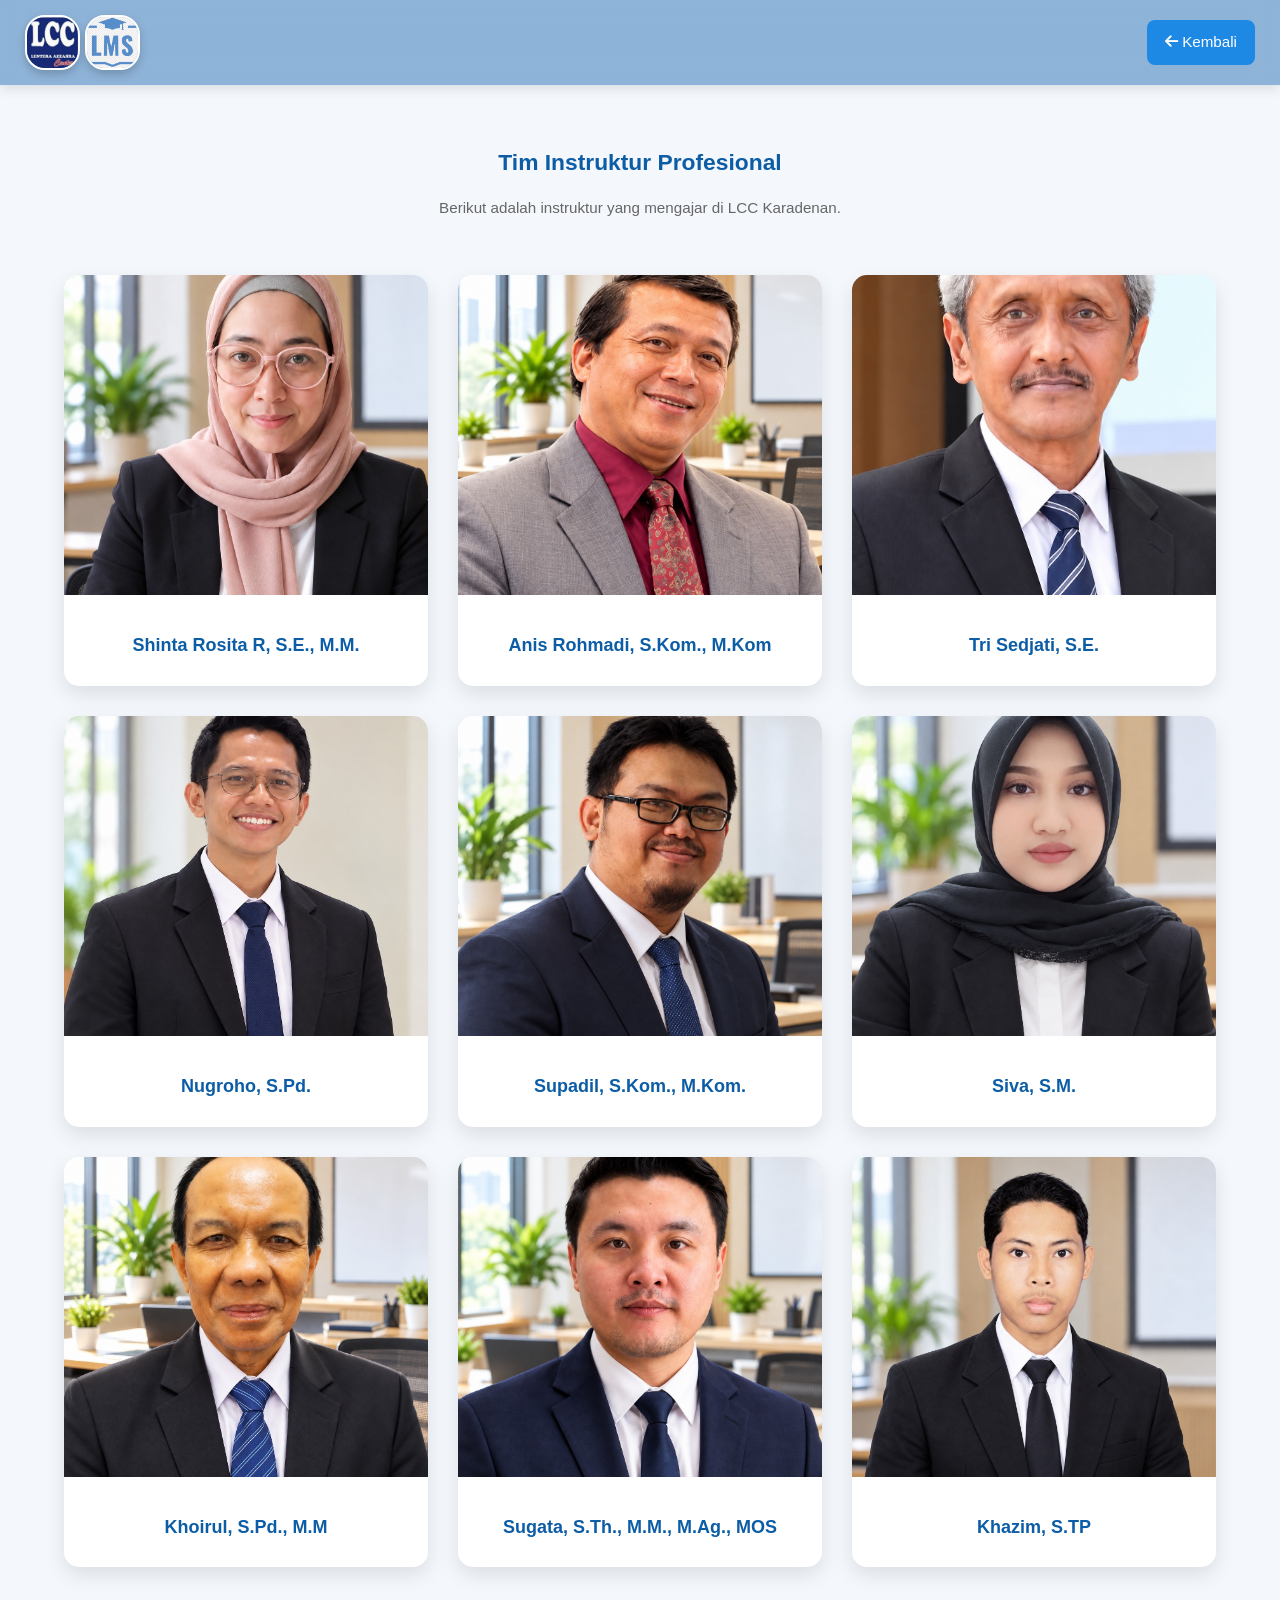
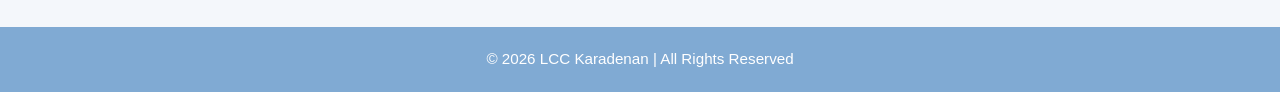
<file: instructors.html>
<!DOCTYPE html>
<html lang="id">
<head>
<meta charset="UTF-8">
<meta name="viewport" content="width=device-width, initial-scale=1">

<title>LCC Karadenan</title>

<link rel="stylesheet" href="style.css">
<link rel="stylesheet" href="https://cdnjs.cloudflare.com/ajax/libs/font-awesome/6.7.2/css/all.min.css">

<head>

</head>
<body>
<style>

body{
    margin:0;
    font-family:Arial,Helvetica,sans-serif;
    background:#f4f7fb;
}

/* Header */

header{
    background:#0c5da5;
    color:white;
    padding:18px 40px;
    display:flex;
    justify-content:space-between;
    align-items:center;
    position:sticky;
    top:0;
}

header h2{
    margin:0;
}

.back-btn{
    text-decoration:none;
    color:white;
    background:#1e88e5;
    padding:10px 18px;
    border-radius:8px;
    transition:.3s;
}

.back-btn:hover{
    background:#db1212;
}

/* Judul */

.title{
    text-align:center;
    padding:40px 20px;
}

.title h1{
    color:#0c5da5;
    margin-bottom:10px;
}

.title p{
    color:#666;
}

/* Grid */

.instructor-container{

    width:90%;
    max-width:1200px;

    margin:auto;

    display:grid;

    grid-template-columns:repeat(3,1fr);

    gap:30px;

    padding-bottom:60px;
}

.card{

    background:white;

    border-radius:15px;

    overflow:hidden;

    box-shadow:0 8px 20px rgba(0,0,0,.1);

    transition:.3s;
}

.card:hover{

    transform:translateY(-8px);

    box-shadow:0 15px 25px rgba(0,0,0,.18);
}

.card img{

    width:100%;
    height:320px;
    object-fit:cover;
}

.card h3{

    text-align:center;

    padding:18px;

    color:#0c5da5;

    margin-bottom:8px;
}

.card p{
    text-align:center;
    color:#666;
    font-size:15px;
    margin-top:-8px;
    margin-bottom:20px;
    font-weight:500;
}


/* Responsive */

@media(max-width:900px){

.instructor-container{

grid-template-columns:repeat(2,1fr);

}

}

@media(max-width:600px){

.instructor-container{

grid-template-columns:1fr;

}

}

footer{

    background:#0c5da5;
    color:white;
    text-align:center;
    padding:20px;
}

</style>

</head>
<body>

<header>

    <!-- Logo -->
    <div class="logo-container">
        <img src="lms.jpg/lcc.png" class="logo" alt="Logo LMS">
         <img src="lms.jpg/lms.jpeg" class="logo2" alt="Logo LCC">
    </div>

<a href="index.html#home" class="back-btn">
    <i class="fa-solid fa-arrow-left"></i>
    Kembali
</a>

</header>

<section class="title">

<h1>Tim Instruktur Profesional</h1>

<p>
Berikut adalah instruktur yang mengajar di LCC Karadenan.
</p>

</section>

<div class="instructor-container">

<div class="card">
<img src="lms.jpg/ins (6).jpeg" alt="Ins1">
<h3>Shinta Rosita R, S.E., M.M.</h3>

</div>

<div class="card">
<img src="lms.jpg/ins (1).jpeg" alt="Ins2">
<h3>Anis Rohmadi, S.Kom., M.Kom</h3>

</div>

<div class="card">
<img src="lms.jpg/ins (9).jpeg" alt="Ins3">
<h3>Tri Sedjati, S.E.</h3>

</div>

<div class="card">
<img src="lms.jpg/ins (5).jpeg" alt="Ins4">
<h3>Nugroho, S.Pd.</h3>

</div>

<div class="card">
<img src="lms.jpg/ins (8).jpeg" alt="Ins5">
<h3>Supadil, S.Kom., M.Kom.</h3>

</div>

<div class="card">
<img src="lms.jpg/ins (7).jpeg" alt="Ins6">
<h3>Siva, S.M.</h3>

</div>

<div class="card">
<img src="lms.jpg/ins (4).jpeg" alt="Ins7">
<h3> Khoirul, S.Pd., M.M</h3>

</div>

<div class="card">
<img src="lms.jpg/ins (2).jpeg" alt="Ins8">
<h3>Sugata, S.Th., M.M., M.Ag., MOS</h3>

</div>

<div class="card">
<img src="lms.jpg/ins (3).jpeg" alt="Ins9">
<h3>Khazim, S.TP</h3>


</div>

</div>

<footer>

© 2026 LCC Karadenan | All Rights Reserved

</footer>

</body>
</html>
</file>
<file: style.css>
/* HEADER */
header{

    grid-template-columns: auto 1fr;
    
}

body{
    margin:0;
    font-family:Arial, sans-serif;
    background:#f4f7fb;
    line-height:1.6;
}

/* LOGO */
.logo{
    width: 80px;
    height: auto;
}

/* MENU */

/* LINK MENU */
nav a{

    position: relative;
}

/* Garis bawah saat hover */
nav a::after{
    content: "";
    position: absolute;
    left: 0;
    bottom: -5px;
    width: 0;
    height: 3px;
    background: #ffffff;
    transition: 0.3s;
}

nav a:hover::after{
    width: 100%;
}

/* ================= LOGO ================= */

.logo,
.logo2{

    object-fit:cover;      /* Logo memenuhi area border */
    border-radius:20px;
    border:2px solid #ffffff;
    box-shadow:0 4px 10px rgba(0,0,0,.2);
    display:block;
    box-sizing:border-box;
}

.hero{
    text-align:center;
    background:linear-gradient(135deg,#7DA0CA,#D6E6F2);
    color:rgb(4, 4, 4);
}

.card:hover{
    
    transition:0.3s;
}

input,button{
    padding:10px;
    margin:5px;
}

button{
    background:#80aad3;
    color:rgb(255, 255, 255);
    border:none;
    cursor:pointer;
    border-radius:5px;
}

button:hover{
    background:#5b86b6;
}

.gallery img{
    width:180px;
    height:120px;
    object-fit:cover;
    border-radius:8px;
    margin:8px;
}

html{
    scroll-behavior:smooth;
}

#home,
#profile,
#pelatihan,
#register,
#account,
#gallery,
#ulasan,
#contact{
    scroll-margin-top:90px;
}

.progress{

width:100%;
height:25px;
background:#ddd;
border-radius:30px;
margin-bottom:20px;
overflow:hidden;

}

.progress-bar{

height:100%;
color:white;
text-align:center;
line-height:25px;
font-weight:bold;

}

.input-box,
.input-box input{
    width:100%;
    margin:0;
    box-sizing:border-box;
}

.login-box{
    width:380px;
    margin:50px auto;
    background:#fff;
    padding:35px;
    border-radius:15px;
    box-shadow:0 8px 25px rgba(0,0,0,.15);
}

.login-box h2{
    text-align:center;
    color:#2C5E92;
    margin-bottom:8px;
}

.login-subtitle{
    text-align:center;
    color:#666;
    margin-bottom:25px;
}

.input-box{
    position:relative;
    margin-bottom:18px;
}

.input-box input{
    width:100%;
    padding:13px 45px;
    border:1px solid #ccc;
    border-radius:10px;
    outline:none;
    font-size:15px;
    transition:.3s;
}

.input-box input:focus{
    border-color:#2C5E92;
    box-shadow:0 0 8px rgba(44,94,146,.2);
}

.input-box i:first-child{
    position:absolute;
    left:15px;
    top:50%;
    transform:translateY(-50%);
    color:#2C5E92;
}

.toggle-password{
    position:absolute;
    right:15px;
    top:50%;
    transform:translateY(-50%);
    cursor:pointer;
    color:#666;
}

.login-btn{
    width:100%;
    padding:13px;
    border:none;
    border-radius:10px;
    background:#2C5E92;
    color:#fff;
    font-size:16px;
    font-weight:bold;
    cursor:pointer;
    transition:.3s;
}

.login-btn:hover{
    background:#1F4870;
}

.button-group{

display:flex;
gap:10px;
justify-content:center;
flex-wrap:wrap;

}

.button-group button{

padding:12px 25px;
border:none;
border-radius:8px;
background:#007BFF;
color:white;
cursor:pointer;

}

.button-group button:hover{

background:#0056b3;

}

@media(max-width:768px){

.account-card{

padding:20px;

}

.account-card p{

font-size:15px;

}

.button-group{

flex-direction:column;

}

.button-group button{

width:100%;

}

}

.register-card{

max-width:500px;
margin:auto;
background:#fff;
padding:30px;
border-radius:15px;
box-shadow:0 0 15px rgba(0,0,0,.15);

}

.register-card h2{

text-align:center;
color:#7793b0;
margin-bottom:20px;

}

.register-card input{

width:100%;
padding:12px;
margin:10px 0;
border:1px solid #ccc;
border-radius:8px;

}

.register-card button{

width:100%;
padding:12px;
background:#9eb6cf;
color:white;
border:none;
border-radius:8px;
cursor:pointer;

}

.account-card{

max-width:500px;
margin:auto;
background:white;
padding:30px;
border-radius:15px;
box-shadow:0 0 15px rgba(0,0,0,.15);

}

.account-card h2{

text-align:center;
color:#7793b0;
margin-bottom:20px;

}

.account-card input{

width:100%;
padding:12px;
margin:10px 0;
border:1px solid #ccc;
border-radius:8px;

}

.account-card button{

width:100%;
padding:12px;
background:#9eb6cf;
color:white;
border:none;
border-radius:8px;
cursor:pointer;

}

.register-card{
    color: black;
}

#account .account-card{
color:black;
}

#account .account-card p,
#account .account-card b,
#account .account-card span{
color:black;
}

/* ================= COURSE ================= */

.card{

    text-align:center;
    width:100%;
}

.card:hover{
    transform:translateY(-5px);
}

.card h3{
    
    font-size:18px;
}

.card p{
    margin:0 12px 15px;
    font-size:14px;
    
}

/* Gambar Course */
.card img{

    cursor:pointer;
    transition:0.3s;
}

.card img:hover{
    transform:scale(1.03);
}

/* Lightbox */
.lightbox{
    display:none;
    position:fixed;
    z-index:9999;
    left:0;
    top:0;
    width:100%;
    height:100%;
    background:rgba(0,0,0,0.9);
    justify-content:center;
    align-items:center;
}

.lightbox img{
    max-width:90%;
    max-height:90%;
    border-radius:10px;
    box-shadow:0 0 20px rgba(255,255,255,.3);
}

.close{
    position:absolute;
    top:20px;
    right:35px;
    color:white;
    font-size:40px;
    font-weight:bold;
    cursor:pointer;
}

.close:hover{
    color:#ddd;
}

/* ================= DETAIL COURSE ================= */

.course-detail{

display:none;
margin-top:40px;
background:#fff;
padding:30px;
border-radius:15px;
box-shadow:0 5px 20px rgba(0,0,0,.15);

animation:fadeCourse .4s;

}

@keyframes fadeCourse{

from{
opacity:0;
transform:translateY(20px);
}

to{
opacity:1;
transform:translateY(0);
}

}

.course-detail-content{

display:flex;
gap:40px;
align-items:center;

}

.course-image{

flex:1;

}

.course-image img{

width:100%;
max-width:420px;
border-radius:15px;
transition:.3s;

}

.course-image img:hover{

transform:scale(1.08);

}

.course-text{

flex:1;

}

.course-text h2{

color:#4f699b;
margin-bottom:20px;

}

.course-text h3{

margin-top:20px;

}

@media(max-width:768px){

.course-detail-content{

flex-direction:column;

}

.course-image img{

max-width:100%;

}

}

/* ================= TESTIMONI ================= */

.testimonial-section{
    padding:80px 8%;
    background:#f8fbff;
    text-align:center;
}

.testimonial-section h2{
    font-size:36px;
    color:#4b6cb7;
    margin-bottom:10px;
}

.subtitle{
    color:#666;
    margin-bottom:45px;
}

.testimonial-card:hover{
    
    box-shadow:0 18px 35px rgba(0,0,0,.15);
}

.testimonial-card img{

    margin-bottom:15px;
    
}

.testimonial-card h3{
    color:#333;
    margin-bottom:5px;
}

.testimonial-card span{
    color:#777;
    font-size:14px;
}

.stars{

    margin:15px 0;
}

.testimonial-card{

    cursor:pointer;

}

@media(max-width:900px){
    .testimonial-grid{
        grid-template-columns:repeat(2,1fr);
    }
}

@media(max-width:600px){
    .testimonial-grid{
        grid-template-columns:1fr;
    }
}

/* Responsive */

@media(max-width:768px){

.testimonial-section{
    padding:60px 20px;
}

.testimonial-section h2{
    font-size:28px;
}

}

/* Tombol Tutup Detail */

.close-detail{

margin-top:25px;
padding:12px 25px;
background:#7793b0;
color:#fff;
border:none;
border-radius:8px;
cursor:pointer;
font-size:15px;
transition:.3s;

}

.close-detail:hover{

background:#b02a37;

}

.contact-box{
    max-width:600px;
    margin:40px auto;
}

/* Footer */

footer p{
    text-align: center;
    line-height: 1.8;
}

.contact-box{
    display: flex;
    justify-content: center;
    margin-top: 25px;
}

.contact-table{
    color: #fff;
}

.contact-table td{
    padding: 8px 10px;
}

.contact-table a{
    color: #fff;
    text-decoration: none;
    transition: 0.3s;
}

.contact-table a:hover{
    color: #00c3ff;
}

/* Copyright */
.footer-bottom{
    border-top: 1px solid rgba(255,255,255,0.2);
    margin-top: 35px;
    padding-top: 20px;
    text-align: center;

    /* Tidak bisa dipilih atau diklik */
    user-select: none;
    pointer-events: none;
}

.footer-bottom p{
    margin: 0;
    font-size: 14px;
    color: #bdbdbd;
}
footer{

    text-align:center;
    padding:30px;
}
/* ================= HEADER OVERRIDE ================= */

header{

    /* Biru #80aad3 dengan transparansi */
    background: rgba(128,170,211,0.88) !important;

    /* Efek kaca */
    backdrop-filter: blur(12px);
    -webkit-backdrop-filter: blur(12px);

    /* Memberi ruang atas-bawah dan kiri-kanan */
    padding:18px 50px !important;

    /* Jarak antara logo dan menu */
    column-gap:40px;

    box-shadow:0 3px 12px rgba(0,0,0,.12);

}

/* ================= NAVBAR ================= */

nav{

    /* Jarak antar menu */
    gap:10px !important;

}

/* Ruang pada setiap menu */

nav a{

    padding:10px 6px;
    
    letter-spacing:.3px;

}

/* ================= RESPONSIVE ================= */

@media (max-width:992px){

header{

padding:16px 30px !important;

}

nav{

gap:18px !important;

}

nav a{

font-size:15px;

}

}

@media (max-width:768px){

header{

padding:15px 20px !important;

}

nav{

gap:12px !important;

}

nav a{

padding:8px 5px;
font-size:14px;

}

}

.cart-section{

margin-top:60px;
background:white;
padding:30px;
border-radius:15px;
box-shadow:0 5px 20px rgba(0,0,0,.15);

}

.cart-btn {
    position: relative;
    width: 60px !important;
    height: 50px;

    margin: 0 !important;

    display: flex;
    align-items: center;
    justify-content: center;

    flex-shrink: 0;
}

.cart-badge {
    position: absolute;

    top: 5px;
    right: 5px;

    min-width: 18px;
    height: 18px;

    padding: 0 4px;

    border-radius: 50%;

    background: #e53935;
    color: #ffffff;

    font-size: 11px;
    font-weight: bold;

    display: none;

    align-items: center;
    justify-content: center;
}

/* ICON TROLI */

.cart-navbar{
    
    color:white;
    font-size:22px;
    text-decoration:none;
}

/* MODAL KERANJANG */

.close-cart{
    float:right;
    font-size:35px;
    cursor:pointer;
}

.cart-item{
    
    justify-content:space-between;

    margin:12px 0;

}

/* ================= FOOTER FIX ================= */

footer{
    background:#80aad3 !important;
    color:#ffffff !important;
}

/* ================= ANIMASI ADD TO CART ================= */

@keyframes cartBounce{

0%{transform:scale(1);}
30%{transform:scale(1.35);}
60%{transform:scale(.9);}
100%{transform:scale(1);}

}

@keyframes addSuccess{

0%{transform:scale(1);}
50%{transform:scale(1.1);}
100%{transform:scale(1);}

}

/* ================= NOTIFIKASI ================= */

.toast{
    position:fixed;
    top:90px;
    right:25px;

    background:#28a745;
    color:#fff;

    padding:15px 22px;
    border-radius:10px;

    font-size:15px;
    font-weight:bold;

    display:flex;
    align-items:center;
    gap:10px;

    box-shadow:0 8px 20px rgba(0,0,0,.25);

    transform:translateX(400px);
    opacity:0;

    transition:.5s;

    z-index:999999;
}

.toast.show{
    transform:translateX(0);
    opacity:1;
}

.toast i{
    font-size:20px;
}

@keyframes popupCart{

    from{
        opacity:0;
        transform:scale(.8);
    }

    to{
        opacity:1;
        transform:scale(1);
    }

}

.cart-subtotal{
    margin-top:20px;
    padding:15px;
    border-top:2px solid #ddd;
    display:flex;
    justify-content:space-between;
    align-items:center;
    font-weight:bold;
    font-size:18px;
}

.cart-subtotal h2{
    color:#0b8f3d;
    margin:0;
}

/* ================= CART SCROLL ================= */

/* Responsive */

/* ================= ANIMASI FLY TO CART ================= */

.fly-image{
    position:fixed;
    width:90px;
    height:90px;
    object-fit:cover;
    border-radius:12px;

    pointer-events:none;
    z-index:999999;

    transition:
        left .9s cubic-bezier(.18,.75,.25,1),
        top .9s cubic-bezier(.18,.75,.25,1),
        transform .9s cubic-bezier(.18,.75,.25,1),
        opacity .9s,
        width .9s,
        height .9s;

    box-shadow:0 10px 25px rgba(0,0,0,.25);
}

/* Animasi icon cart */

.cart-bounce{
    animation:cartBounce .6s ease;
}

@keyframes cartBounce{

    0%{
        transform:scale(1);
    }

    25%{
        transform:scale(1.25) rotate(-10deg);
    }

    50%{
        transform:scale(.92) rotate(10deg);
    }

    75%{
        transform:scale(1.12);
    }

    100%{
        transform:scale(1);
    }

}

/* Tombol Add Cart */

.add-success{
    animation:addCartSuccess .45s;
}

@keyframes addCartSuccess{

    0%{
        transform:scale(1);
    }

    40%{
        transform:scale(1.08);
    }

    100%{
        transform:scale(1);
    }

}

/* ================= PERBAIKI POSISI MISI ================= */

#profile ul{
    list-style-position: outside;
    padding-left: 0px;   /* Ubah dari bawaan browser (±40px) menjadi lebih rapat */
    margin-left: 0;
    margin-top: 10px;
}

#profile ul li{
    margin-left: 0;
    padding-left: 0;
    line-height: 1.8;
}

/* ================= NAVBAR PAGES ================= */

.dropdown{
    position: relative;
    display: inline-block;
}

.dropdown > a{
    display: flex;
    align-items: center;
    gap: 5px;
    cursor: pointer;
}

/* Menu disembunyikan */
.dropdown-menu{
    display: none;
    position: absolute;
    top: 100%;
    left: 0;

    min-width: 180px;

    background: #ffffff;
    border-radius: 10px;
    overflow: hidden;

    box-shadow: 0 8px 20px rgba(0,0,0,.15);

    z-index: 9999;
}

/* Tampil saat mouse diarahkan ke Pages */
.dropdown:hover .dropdown-menu{
    display: block;
    animation: fadeMenu .25s ease;
}

/* Tetap tampil saat menu sedang dipilih */
.dropdown:focus-within .dropdown-menu{
    display: block;
}

.dropdown-menu a{
    display: block;
    padding: 12px 18px;
    color: #333 !important;
    text-decoration: none;
    transition: .3s;
}

.dropdown-menu a:hover{
    background: #80aad3;
    color: #fff !important;
}

@keyframes fadeMenu{
    from{
        opacity: 0;
        transform: translateY(10px);
    }
    to{
        opacity: 1;
        transform: translateY(0);
    }
}

/* ================= HOME ================= */

#home{
    width:100%;
    margin-top:0px;      /* tinggi navbar */
    padding:0;
    overflow:hidden;
    scroll-margin-top:90px; /* agar tidak tertutup navbar */
}

.hero{
    
    max-width:100%;
    
    margin:0 auto;
    overflow:hidden;
    position:relative;
    background-size:cover;
    background-position:center;
    background-repeat:no-repeat;

}

.hero img{

    object-fit:cover;
    object-position:center;
    
}

/* ==========================================
   MOBILE SIDEBAR ONLY (HP)
   Desktop & Tablet tidak berubah
========================================== */

@media screen and (max-width:768px){

    /* Header */
    header{
        height:80px;
        padding:0 18px !important;
        display:flex;
        justify-content:space-between;
        align-items:center;
    }

    /* Hamburger */
    #hamburger-menu{
        display:flex !important;
        align-items:center;
        justify-content:center;
        font-size:34px;
        color:#fff;
        cursor:pointer;
        margin-right:8px;
        z-index:1001;
    }

    /* Sidebar */

    /* Sidebar aktif */
    #navbar.active{
        right:0;
    }

    /* Menu */
    #navbar a{

        width:100%;

        text-align:center;

        padding:18px 0;

        color:#fff;

        font-size:16px;

        font-weight:600;

        text-decoration:none;

    }

    /* Dropdown */
    .dropdown{

        width:100%;

    }

    .dropdown>a{

        display:flex;

        justify-content:center;

        align-items:center;

        gap:6px;

    }

    .dropdown-menu{

        position:static;

        width:100%;

        display:none;

        background:#7da0ca;

        box-shadow:none;

        border-radius:0;

    }

    .dropdown:hover .dropdown-menu,
    .dropdown.active .dropdown-menu{

        display:block;

    }

    .dropdown-menu a{

        padding:14px 0;

        font-size:15px;

    }

    /* Keranjang */

}

/* ===================================================
   RESPONSIVE WEBSITE LCC KARADENAN
=================================================== */

/* ================= Laptop ================= */

@media screen and (max-width:1366px){

    html{
        font-size:95%;
    }

    .hero{
        height:650px;
    }

    #courses{
        grid-template-columns:repeat(3,1fr);
    }

}

/* Hamburger */

/* Sidebar */

#navbar.active{

    right:0;

}

#navbar a{

    width:100%;

    padding:15px;

    text-align:center;

}

/* ================= Tablet ================= */

@media screen and (max-width:992px){

    html{
        font-size:90%;
    }

    header{
        grid-template-columns:1fr;
        text-align:center;
        padding:15px 25px !important;
        row-gap:15px;
    }

    .logo-container{
        justify-content:center;
    }

    nav{
        flex-wrap:wrap;
        justify-content:center;
        gap:15px;
    }

    nav a{
        font-size:15px;
    }

    .hero{
        height:450px;
    }

    #courses{
        grid-template-columns:repeat(2,1fr);
    }

    .course-detail-content{
        flex-direction:column;
        text-align:center;
    }

    .course-image img{
        max-width:100%;
    }

    .testimonial-grid{
        grid-template-columns:repeat(2,1fr);
    }

    .login-box,
    .register-card,
    .account-card{
        width:90%;
        max-width:500px;
    }

}

/* ================= Mobile ================= */

@media screen and (max-width:768px){

    html{
        font-size:80%;
    }

    header{
        grid-template-columns:1fr;
        padding:15px !important;
    }

    .logo-container{
        justify-content:center;
        margin-bottom:10px;
    }

    .logo,
    .logo2{
        width:50px;
        height:50px;
    }

    nav{
        flex-wrap:wrap;
        gap:10px;
        justify-content:center;
    }

    nav a{
        font-size:14px;
        padding:8px 5px;
    }

    .hero{
        height:300px;
    }

    .sec{
        padding:20px;
    }

    #courses{
        grid-template-columns:1fr;
    }

    .card img{
        height:200px;
    }

    .testimonial-grid{
        grid-template-columns:1fr;
    }

    .gallery img{
        width:100%;
        height:auto;
    }

    .button-group{
        flex-direction:column;
    }

    .button-group button{
        width:100%;
    }

    .cart-item{
        flex-direction:column;
        gap:10px;
    }

    .cart-subtotal{
        flex-direction:column;
        text-align:center;
        gap:10px;
    }

    #paymentMethod{
        width:100%;
    }

    .login-box,
    .register-card,
    .account-card{
        width:100%;
        padding:20px;
    }

}

/* ================= HP Kecil ================= */

@media screen and (max-width:480px){

    html{
        font-size:75%;
    }

    header{
        padding:10px !important;
    }

    .logo,
    .logo2{
        width:45px;
        height:45px;
    }

    nav{
        gap:8px;
    }

    nav a{
        font-size:13px;
    }

    .hero{
        height:220px;
    }

    .card h3{
        font-size:16px;
    }

    .card p{
        font-size:13px;
    }

    .testimonial-section h2{
        font-size:24px;
    }

    .contact-table td{
        display:block;
        text-align:center;
        padding:6px;
    }

    .toast{
        width:90%;
        left:5%;
        right:5%;
        top:70px;
    }

    footer{
        padding:20px 15px;
    }

}

/* ==========================================
   RESPONSIVE DETAIL COURSE
   Tujuan - Manfaat - Harga
========================================== */

/* Judul */
.course-text h2,
.course-text h3{
    text-align:center;
}

/* Isi paragraf */
.course-text p{
          /* rata kanan kiri */
    text-justify:inter-word;
    
    margin-bottom:18px;
}

/* Harga */
.course-text h4,
.course-text .price,
.course-text .harga{
    text-align:left;
    font-weight:bold;
    margin-top:10px;
}

/* ================= Tablet ================= */

@media (max-width:768px){

    .course-text{
        width:100%;
    }

    .course-text h2{
        font-size:30px;
    }

    .course-text h3{
        font-size:22px;
    }

    .course-text p{
        font-size:15px;
        text-align:justify;
        line-height:1.8;
    }

}

/* ================= HP ================= */

@media (max-width:480px){

    .course-text h2{
        font-size:24px;
    }

    .course-text h3{
        font-size:19px;
    }

    .course-text p{
        font-size:14px;
        text-align:justify;
        line-height:1.7;
    }

}

/* ================= judul berada di kiri dan isi paragraf rata kanan-kiri ================= */

.course-text h3{
    text-align:left;
    color:#7793b0;
    font-weight:bold;
}

.course-text p{
    text-align:justify;
    line-height:1.9;
}

/* =====================================================
   RESPONSIVE FIX (Tambahkan paling bawah CSS)
===================================================== */

/* Semua elemen */
*{
    box-sizing:border-box;
}

body{
    overflow-x:hidden;
}

/* Semua gambar */
img{
    max-width:100%;
    height:auto;
}

/* Section */
.sec{
    width:100%;
    padding:60px 6%;
}

/* Header */
header{
    
    min-height:85px;

    flex-wrap:wrap;
}

/* Logo */

.logo,
.logo2{
    width:60px;
    height:60px;
}

/* Navbar Desktop */
nav{

    flex-wrap:wrap;
}

/* Hero */
.hero{
    width:100%;
    height:auto;
}

.hero img{
    width:100%;
    height:auto;
    display:block;
}

/* Course */

/* Testimoni */

/* Login */
.login-box,
.register-card,
.account-card{
    width:100%;
    max-width:500px;
}

/* =====================================================
   TABLET
===================================================== */

@media (max-width:992px){

header{

    padding:15px 20px !important;

}

.logo,
.logo2{

    width:55px;
    height:55px;

}

.hero img{

    width:100%;
    height:auto;

}

.course-detail-content{

    flex-direction:column;

}

.course-image,
.course-text{

    width:100%;

}

}

/* =====================================================
   MOBILE
===================================================== */

@media (max-width:768px){

header{

    padding:12px 15px !important;
    flex-wrap:nowrap;

}

/* Hamburger muncul */

#hamburger-menu{

    display:block;

}

/* Sidebar */

#navbar.active{

    right:0;

}

#navbar a{

    width:100%;
    text-align:center;
    padding:16px;

}

.logo,
.logo2{

    width:48px;
    height:48px;

}

.sec{

    padding:25px 18px;

}

#courses{

    grid-template-columns:1fr;

}

.testimonial-grid{

    grid-template-columns:1fr;

}

.gallery img{

    width:100%;

}

.button-group{

    flex-direction:column;

}

.button-group button{

    width:100%;

}

.cart-item{

    flex-direction:column;

}

.cart-subtotal{

    flex-direction:column;

}

}

/* =====================================================
   iPhone SE / Android kecil
===================================================== */

@media (max-width:480px){

html{

    font-size:14px;

}

header{

    min-height:75px;

}

.logo,
.logo2{

    width:42px;
    height:42px;

}

.hero{

    margin-top:75px;

}

h1{

    font-size:28px;

}

h2{

    font-size:22px;

}

h3{

    font-size:18px;

}

p{

    font-size:14px;

}

.card{

    border-radius:12px;

}

.card img{

    height:190px;
    object-fit:cover;

}

.contact-table td{

    display:block;
    text-align:center;

}

}

/* =====================================================
   DESKTOP BESAR
===================================================== */

@media (min-width:1400px){

.sec{

    max-width:1400px;
    margin:auto;

}

.hero img{

    width:100%;

}

}

/* ================= HEADER ================= */
header{
    position: sticky;
    top: 0;
    left: 0;
    width: 100%;
    background: #8fb1d6;
    display: flex;
    align-items: center;
    justify-content: space-between;
    padding: 15px 60px;
    box-sizing: border-box;
    z-index: 999;
}

/* Logo */
.logo-container{
    display:flex;
    align-items:center;
    gap:10px;
    flex-shrink:0;
}

/* Navbar */
nav{
    flex:1;
    display:flex;
    justify-content:center;
    align-items:center;
    gap:35px;
}

nav a{
    color:#fff;
    text-decoration:none;
    font-size:20px;
    font-weight:600;
    transition:.3s;
    white-space:nowrap;
}

nav a:hover{
    color:#fff;
}

.cart-navbar{
    margin-left:20px;
    position:relative;
}

@media(max-width:992px){

header{
    padding:15px 30px;
}

nav{
    gap:20px;
}

nav a{
    font-size:17px;
}

.logo{
    width:60px;
}

.logo2{
    width:55px;
}

}

@media(max-width:768px){

header{
    padding:15px;
}

navbar-nav{
    display:flex;
}

.menu-toggle{
    display:block;
}

}
#courses{

display:grid;

grid-template-columns:repeat(auto-fit,minmax(280px,1fr));

gap:30px;

margin-top:35px;

}

.card{

display:flex;

flex-direction:column;

height:100%;

border-radius:15px;

overflow:hidden;

background:#fff;

box-shadow:0 8px 20px rgba(0,0,0,.12);

transition:.3s;

}

.card img{

width:100%;

height:220px;

object-fit:cover;

display:block;

}

.card h3{

margin:18px 15px 10px;

text-align:center;

min-height:55px;

}

.card p{

padding:0 18px;

text-align:center;

color:#555;

flex:1;

line-height:1.6;

}

.cart-btn{

margin-top:auto;

width:100%;

padding:14px;

border:none;

background:#7ca6cf;

color:#fff;

font-size:16px;

cursor:pointer;

transition:.3s;

border-radius:0;

}

.cart-btn:hover{

background:#4e7fae;

margin-top:auto;

}

#search{

width:320px;

max-width:100%;

padding:12px 18px;

border-radius:8px;

border:1px solid #ccc;

font-size:16px;

margin:20px 0 35px;

}

@media(max-width:992px){

#courses{

grid-template-columns:repeat(2,1fr);

}

}

@media(max-width:768px){

#courses{

grid-template-columns:1fr;

}

.card img{

height:200px;

}

}

/* ================= ULASAN ================= */

.testimonial-grid{
    display: grid;
    grid-template-columns: repeat(3, 1fr);
    gap: 35px;
    margin-top: 40px;
    align-items: stretch;
}

.testimonial-card{
    background: #fff;
    border-radius: 18px;
    padding: 35px 25px;
    text-align: center;
    box-shadow: 0 8px 20px rgba(0,0,0,.10);

    display: flex;
    flex-direction: column;
    justify-content: flex-start;

    min-height: 430px;
    transition: .3s;
}

.testimonial-card:hover{
    transform: translateY(-8px);
}

.testimonial-card img{
    width: 95px;
    height: 95px;
    border-radius: 50%;
    object-fit: cover;
    margin: 0 auto 20px;
    border: 4px solid #8fb1d6;
}

.stars{
    color: gold;
    font-size: 24px;
    margin-bottom: 18px;
}
.testimonial-card p{
    color: #444;
    line-height: 1.8;
    font-size: 17px;
    margin-top: auto;
}
@media (max-width: 992px){

.testimonial-grid{
    grid-template-columns: repeat(2,1fr);
    gap:25px;
}

}
@media (max-width:768px){

.testimonial-grid{
    grid-template-columns:1fr;
    gap:20px;
}

.testimonial-card{
    min-height:auto;
}

}

/* ======================================================
   RESPONSIVE KHUSUS MOBILE HP
   Desktop & Tablet TIDAK BERUBAH
====================================================== */

@media screen and (max-width: 768px){

    /* ================= HEADER ================= */

    header{
        height:70px;
        padding:0 15px;
    }

    /* Logo */
    .logo-container{
        display:flex;
        align-items:center;
        gap:6px;
    }

    .logo,
    .logo2{
        width:50px;
        height:50px;

        display:block;
    }

    /* ================= GALLERY ================= */

    .gallery{

        display:grid;

        grid-template-columns:repeat(2,1fr);

        gap:12px;

        margin-top:20px;

    }

    .gallery h2,
    .gallery p{

        grid-column:1 / -1;

    }

    .gallery img{

        width:100%;

        height:150px;

        object-fit:cover;

        border-radius:10px;

        display:block;

    }

}

/* ==================================================
   RESPONSIVE CONTACT KHUSUS MOBILE HP
   Desktop & Tablet Tidak Berubah
================================================== */

@media screen and (max-width:768px){

footer{
    padding:35px 20px;
    text-align:center;
}

footer p:first-child{
    font-size:15px;
    line-height:1.8;
    margin-bottom:25px;
}

/* Contact */

.contact-box{
    width:100%;
    margin:20px auto;
}

.contact-table{
    width:100%;
    border-collapse:collapse;
}

.contact-table tr{
    display:flex;
    flex-direction:column;
    align-items:center;
    margin-bottom:18px;
}

.contact-table td{
    border:none;
    padding:2px 0;
    text-align:center;
    font-size:16px;
}

/* Sembunyikan titik dua */

.contact-table td:nth-child(2){
    display:none;
}

/* Judul */

.contact-table td:first-child{
    font-weight:600;
    color:#fff;
    margin-bottom:4px;
}

/* Isi */

.contact-table td:last-child{
    color:#fff;
    opacity:.95;
}

/* Icon */

.contact-table i{
    color:#fff;
    margin-right:6px;
}

/* Copyright */

footer p:last-child{
    margin-top:30px;
    font-size:14px;
    line-height:1.6;
}

}

/* =========================
   MOBILE NAVBAR
========================= */
#hamburger-menu{
    display:none;
}

@media (max-width:768px){

    .header{
        position:fixed;
        top:0;
        left:0;
        width:100%;
        height:72px;
        display:flex;
        justify-content:space-between;
        align-items:center;
        padding:0 18px;
        z-index:9999;
    }

    /* Logo */
    .logo{
        display:flex;
        align-items:center;
        gap:8px;
    }

    .logo img{
        width:45px;
        height:45px;
    }

    /* Hamburger */
    #hamburger-menu{
        display:block;
        font-size:28px;
        cursor:pointer;
        color:#fff;
        z-index:10001;
    }

    /* Sidebar */
    .navbar-nav{

        position:fixed;

        top:72px;
        right:-100%;

        width:250px;
        height:calc(100vh - 72px);

        background:#ffffff;

        display:flex;
        flex-direction:column;

        transition:.35s ease;

        padding:20px;

        box-shadow:-5px 0 20px rgba(0,0,0,.15);

        overflow-y:auto;

        z-index:9998;
    }

    .navbar-nav.active{
        right:0;
    }

    .navbar-nav a{

        width:100%;

        padding:14px 5px;

        color:#333;

        text-decoration:none;

        border-bottom:1px solid #ececec;

        font-size:17px;
    }

    .navbar-nav a:hover{
        color:#0b63ce;
    }

}

/* ==========================================
   RESPONSIVE NAVBAR MOBILE
========================================== */

@media screen and (max-width:768px){

    /* Tombol hamburger */
    #hamburger-menu{
        display: flex;
        align-items: center;
        justify-content: center;
        font-size: 28px;
        cursor: pointer;
        color: #fff;
        z-index: 1001;
    }

    /* Navbar Mobile */
    .navbar-nav{

        position: fixed;

        top: 60px;          /* Sesuaikan dengan tinggi header */
        right: -100%;

        width: 280px;
        height: calc(100vh - 85px);

        background: #8DB4D6;

        display: flex;
        flex-direction: column;
        align-items: flex-start;

        padding: 25px;

        gap: 20px;

        transition: right .35s ease;

        z-index: 1000;
    }

    /* ===== CLASS ACTIVE ===== */
    .navbar-nav.active{
        right: 0;
    }

    .navbar-nav ul{
        width: 100%;
        display: flex;
        flex-direction: column;
        padding: 0;
        margin: 0;
        list-style: none;
    }

    .navbar-nav li{
        width: 100%;
    }

    .navbar-nav a{
        display: block;
        width: 100%;
        color: #fff;
        text-decoration: none;
        padding: 12px 0;
    }

} 

/* ======================================================
   POSISI ICON TROLI MOBILE & TABLET
   ====================================================== */

@media screen and (max-width: 992px) {

    .navbar-nav .cart-navbar {
        width: 100%;
        margin-left: 0 !important;
        margin-right: 0 !important;

        display: flex;
        align-items: center;
        justify-content: center;

        text-align: center;
        box-sizing: border-box;
    }

    .navbar-nav .cart-navbar .fa-cart-shopping {
        display: flex;
        align-items: center;
        justify-content: center;

        margin: 0;
    }

}

/* ======================================================
   HILANGKAN GARIS PADA CART - MOBILE & TABLET
   ====================================================== */

@media screen and (max-width: 992px) {

    .navbar-nav .cart-navbar {
        border: none !important;
        border-top: none !important;
        border-bottom: none !important;
        box-shadow: none !important;

        text-decoration: none !important;
    }

    .navbar-nav .cart-navbar::before,
    .navbar-nav .cart-navbar::after {
        display: none !important;
        content: none !important;
    }

    .navbar-nav .cart-navbar i {
        border: none !important;
        text-decoration: none !important;
    }
}

/* =====================================================
   FIX HOME HERO MOBILE
   Agar gambar tidak tertutup HEADER / LOGO
===================================================== */

@media screen and (max-width: 768px) {

    /* HOME */
    #home {
        width: 100%;
        margin: 0;
        padding: 0;
        overflow: hidden;

        /* Memberi ruang untuk header mobile */
        padding-top: 70px;
    }

    /* HERO */
    #home .hero {
        width: 100%;
        height: auto;
        min-height: 0;
        margin: 0;
        padding: 0;
        overflow: hidden;
        position: relative;
    }

    /* GAMBAR HERO */
    #home .hero img {
        width: 100%;
        height: auto;
        min-height: 220px;

        display: block;

        object-fit: cover;
        object-position: center center;
    }
}

/* =====================================================
   HP KECIL
===================================================== */

@media screen and (max-width: 480px) {

    #home {
        padding-top: 70px;
    }

    #home .hero {
        width: 100%;
        height: auto;
        margin: 0;
    }

    #home .hero img {
        width: 100%;
        height: auto;
        min-height: 200px;

        object-fit: cover;
        object-position: center center;
    }
}

/* =========================================================
   MOBILE - PAGES DROPDOWN DI DALAM HAMBURGER
   ========================================================= */

@media (max-width: 758px) {

    /* Navbar hamburger */
    .navbar .navbar-nav {
        position: absolute;
        top: 100%;
        right: -100%;
        width: 85%;
        max-width: 320px;
        background: #8db5d6;
        z-index: 9999;

        display: flex;
        flex-direction: column;
        align-items: stretch;

        padding: 15px 12px 20px;
        margin: 0;

        transition: right 0.3s ease;

        /* penting agar submenu tetap berada di dalam */
        overflow: visible;
    }

    /* Saat hamburger dibuka */
    .navbar .navbar-nav.active {
        right: 0;
    }

    /* Semua menu utama */
    .navbar .navbar-nav > li {
        width: 100%;
        position: relative;
        list-style: none;
    }

    .navbar .navbar-nav > li > a {
        display: flex;
        align-items: center;
        justify-content: center;

        width: 100%;
        min-height: 52px;

        color: #fff;
        text-decoration: none;
        font-weight: 600;

        border-bottom: 1px solid rgba(255,255,255,0.45);
        box-sizing: border-box;
    }

    /* =====================================================
       PAGES
       ===================================================== */

    .pages-menu {
        width: 100%;
        position: relative;
    }

    /* Tombol Pages */
    .pages-toggle {
        width: 100%;
        min-height: 52px;

        display: flex;
        align-items: center;
        justify-content: center;
        gap: 6px;

        background: transparent;
        border: 0;
        border-bottom: 1px solid rgba(255,255,255,0.45);

        color: #fff;
        font-size: inherit;
        font-family: inherit;
        font-weight: 600;

        cursor: pointer;
        padding: 12px 10px;
    }

    /* Panah Pages */
    .pages-arrow {
        display: inline-block;
        font-size: 18px;
        line-height: 1;

        transition: transform 0.25s ease;
    }

    /* Panah berputar ketika dropdown terbuka */
    .pages-menu.active .pages-arrow {
        transform: rotate(180deg);
    }

    /* =====================================================
       DROPDOWN TETAP DI DALAM HAMBURGER
       ===================================================== */

    .pages-dropdown {
        display: none;

        position: static !important;

        width: 100%;
        margin: 0;
        padding: 0;

        background: rgba(80, 130, 180, 0.35);

        list-style: none;

        box-sizing: border-box;
    }

    /* Dropdown aktif */
    .pages-menu.active .pages-dropdown {
        display: block;
    }

    /* Item About Us / Contact / Instructors */
    .pages-dropdown li {
        width: 100%;
        margin: 0;
        padding: 0;
    }

    .pages-dropdown li a {
        display: flex;

        align-items: center;
        justify-content: center;

        width: 100%;
        min-height: 44px;

        padding: 10px 15px;

        box-sizing: border-box;

        color: #222;
        background: rgba(255,255,255,0.12);

        text-decoration: none;
        font-weight: 600;

        border-bottom: 1px solid rgba(255,255,255,0.35);

        cursor: pointer;
        pointer-events: auto;
    }

    /* Hover / sentuh */
    .pages-dropdown li a:hover,
    .pages-dropdown li a:active {
        background: rgba(255,255,255,0.25);
    }

    /* =====================================================
       HAMBURGER
       ===================================================== */

    .hamburger-menu {
        position: relative;
        z-index: 10001;
        cursor: pointer;
    }
}

/* =====================================================
   FIX FINAL NAVBAR TABLET / iPAD PRO
   Navbar tetap 1 BARIS seperti Laptop
   Tidak mengubah struktur HTML
   ===================================================== */

@media screen and (min-width:769px) and (max-width:1366px){

    /* ================= HEADER ================= */

    header{
        display:flex !important;
        flex-direction:row !important;
        align-items:center !important;
        justify-content:space-between !important;

        flex-wrap:nowrap !important;

        width:100% !important;
        min-height:85px !important;

        padding:15px 25px !important;

        column-gap:15px !important;
        row-gap:0 !important;

        box-sizing:border-box !important;
    }

    /* ================= LOGO ================= */

    .logo-container{
        display:flex !important;
        flex-direction:row !important;
        align-items:center !important;

        justify-content:flex-start !important;

        gap:5px !important;

        flex-shrink:0 !important;

        margin:0 !important;
        padding:0 !important;
    }

    .logo,
    .logo2{
        width:55px !important;
        height:55px !important;

        flex-shrink:0 !important;
    }

    /* ================= NAVBAR ================= */

    nav{
        display:flex !important;
        flex-direction:row !important;

        align-items:center !important;
        justify-content:center !important;

        flex-wrap:nowrap !important;

        gap:7px !important;

        flex:1 1 auto !important;

        min-width:0 !important;

        margin:0 !important;
        padding:0 !important;
    }

    /* ================= MENU ================= */

    nav a{
        display:flex !important;
        align-items:center !important;
        justify-content:center !important;

        flex-shrink:0 !important;

        white-space:nowrap !important;

        font-size:14px !important;
        font-weight:600 !important;

        padding:8px 3px !important;

        margin:0 !important;
    }

    /* ================= PAGES ================= */

    .dropdown{
        display:inline-flex !important;
        align-items:center !important;

        flex-shrink:0 !important;
    }

    .dropdown > a{
        display:flex !important;
        align-items:center !important;

        white-space:nowrap !important;
    }

    /* ================= CART ================= */

    .cart-navbar{
        display:flex !important;
        align-items:center !important;
        justify-content:center !important;

        flex-shrink:0 !important;

        margin-left:5px !important;
        margin-right:0 !important;

        width:auto !important;
    }

    .cart-navbar i{
        font-size:20px !important;
    }

    /* ================= HAMBURGER ================= */

    #hamburger-menu,
    .menu-toggle{
        display:none !important;
    }

    .navbar-nav{
        display:flex !important;
    }
}


/* ================= COURSE TERPOPULER ================= */

.card {
    position: relative;
}

.popular-badge {
    position: absolute;
    top: 12px;
    left: 12px;

    background: #e67e22;
    color: white;

    padding: 6px 10px;

    border-radius: 20px;

    font-size: 11px;
    font-weight: bold;

    z-index: 5;

    box-shadow: 0 3px 8px rgba(0, 0, 0, 0.15);
}

/* Efek hover */

.popular-course:hover .popular-badge {
    transform: scale(1.05);
}

/* ================= MOBILE ================= */

@media (max-width: 768px) {

    .popular-badge {
        top: 8px;
        left: 8px;

        padding: 5px 8px;

        font-size: 9px;
    }

}

/* ==========================================================
   PELATIHAN BARU - COURSE CARD
   ========================================================== */

.courses {
    padding: 70px 8%;
    background: #f5f7fa;
}

.courses .container {
    max-width: 1200px;
    margin: 0 auto;
}

.section-head {
    text-align: center;
    margin-bottom: 40px;
}

.section-head .eyebrow {
    color: #779fc7;
    font-weight: 700;
    margin-bottom: 8px;
}

.section-head h2 {
    font-size: 32px;
    margin: 0;
    color: #333;
}

/* =========================
   GRID
========================= */

.course-grid {
    display: grid;
    grid-template-columns: repeat(3, 1fr);
    gap: 28px;
    width: 100%;
}

/* =========================
   CARD
========================= */

.course-card {

    transition: transform 0.25s ease, box-shadow 0.25s ease;

    min-width: 0;
}

.course-card:hover {
    transform: translateY(-6px);
    box-shadow: 0 12px 28px rgba(0, 0, 0, 0.14);
}

/* =========================
   GAMBAR
========================= */

.course-card__img {
    position: relative;
    width: 100%;
    height: 220px;
    overflow: hidden;
}

.course-card__img img {

    display: block;
}

/* =========================
   TAG
========================= */

.course-card__tag {
    position: absolute;
    top: 14px;
    left: 14px;

    background: #7da8d1;
    color: #ffffff;

    padding: 6px 12px;
    border-radius: 20px;

    font-size: 13px;
    font-weight: 700;
}

/* =========================
   ISI CARD
========================= */

.course-card__body h3 {
    margin: 0 0 10px;
    font-size: 21px;
    color: #222;
}

.course-card__body p {
    margin: 0 0 18px;
    color: #666;
    line-height: 1.6;
    font-size: 15px;
}

/* =========================
   META
========================= */

.course-card__meta {
    display: flex;
    gap: 18px;
    margin-bottom: 20px;

    color: #555;
    font-size: 14px;
}

.course-card__meta span {
    display: inline-flex;
    align-items: center;
    gap: 5px;
}

/* =========================
   FOOTER CARD
========================= */

.course-card__price {
    color: #222;
    font-size: 18px;
    white-space: nowrap;
}

/* =========================
   BUTTON
========================= */

.course-card .btn {
    border: none;
    background: #80aad3;
    color: #ffffff;

    padding: 10px 16px;
    border-radius: 8px;

    font-size: 14px;
    font-weight: 600;

    cursor: pointer;
    transition: 0.2s ease;
}

.course-card .btn:hover {
    background: #6f99c2;
}

/* ==========================================================
   RESPONSIVE
   ========================================================== */

/* TABLET */

@media (max-width: 992px) {

    .courses {
        padding: 55px 5%;
    }

    .course-grid {
        grid-template-columns: repeat(2, 1fr);
        gap: 22px;
    }

    .course-card__img {
        height: 200px;
    }

}

/* HP */

@media (max-width: 768px) {

    .courses {
        padding: 45px 18px;
    }

    .section-head h2 {
        font-size: 26px;
    }

    .course-grid {
        grid-template-columns: 1fr;
        gap: 20px;
    }

    .course-card__img {
        height: 210px;
    }

}

/* HP KECIL */

@media (max-width: 480px) {

    .course-card__img {
        height: 190px;
    }

    .course-card__body {
        padding: 18px;
    }

    .course-card__body h3 {
        font-size: 19px;
    }

    .course-card__body p {
        font-size: 14px;
    }

    .course-card__footer {
        align-items: flex-start;
        flex-direction: column;
    }

    .course-card .btn {
        width: 100%;
    }

}

.overlay {
    display: none;
}

.overlay.active {
    display: flex;
}

.cart-drawer {

    margin-left: auto;
    overflow-y: auto;
}

.cart-item-image {
    width: 70px;
    height: 70px;
    object-fit: cover;
    border-radius: 8px;
}

.cart-item-info {
    flex: 1;
}

.cart-quantity {
    display: flex;
    align-items: center;
    gap: 10px;
    margin-top: 8px;
}

.cart-quantity button {
    width: 28px;
    height: 28px;
    border: none;
    border-radius: 5px;
    cursor: pointer;
}

.remove-cart {
    border: none;
    background: none;
    cursor: pointer;
}

/* =====================================================
   FIX FINAL CART
   Jangan hapus CSS lainnya.
   Letakkan di PALING BAWAH style.css
===================================================== */

/* ===============================
   CART NAVBAR
================================ */

#cartBtn.cart-btn{

    height:50px !important;

    min-width:60px !important;

    border:none !important;
    border-radius:8px !important;

    background:#7ca6cf !important;
    color:#fff !important;

    display:flex !important;
    align-items:center !important;
    justify-content:center !important;

    font-size:21px;

}

#cartBtn.cart-btn:hover{

    background:#5b86b6 !important;

}

/* ===============================
   CART BADGE
================================ */

#cartBadge.cart-badge{

    line-height:1;

}

/* ===============================
   OVERLAY
================================ */

#cartOverlay.overlay{

    position:fixed;

    top:0;
    left:0;

    width:100%;
    height:100%;

    display:none;

    background:rgba(0,0,0,.55);

    z-index:99999;

    justify-content:flex-end;

    align-items:stretch;

}

/* Saat cart dibuka */

#cartOverlay.overlay.active{

    display:flex;

}

/* ===============================
   CART DRAWER
================================ */

#cartOverlay .cart-drawer{

    width:420px;

    max-width:100%;

    height:100%;

    margin:0;

    padding:0;

    background:#fff;

    display:flex;

    flex-direction:column;

    overflow:hidden;

    box-shadow:-8px 0 30px rgba(0,0,0,.2);

    animation:cartSlideIn .3s ease;

}

/* Animasi */

@keyframes cartSlideIn{

    from{

        transform:translateX(100%);

    }

    to{

        transform:translateX(0);

    }

}

/* ===============================
   CART HEADER
================================ */

/* Tombol X */

.cart-drawer__head .modal__close{

    width:38px !important;
    height:38px !important;

    margin:0 !important;
    padding:0 !important;

    border:none !important;

    border-radius:50% !important;

    background:rgba(255,255,255,.2) !important;

    color:#fff;

    display:flex;

    align-items:center;

    justify-content:center;

    cursor:pointer;

}

.cart-drawer__head .modal__close:hover{

    background:rgba(255,255,255,.35) !important;

}

/* ===============================
   CART BODY
================================ */

/* Scrollbar */

.cart-drawer__body::-webkit-scrollbar-track{

    background:#f1f1f1;

}

/* ===============================
   CART ITEM
================================ */

#cartItems .cart-item{

    display:flex;

    align-items:center;

    gap:12px;

    padding:15px 10px;

    border-bottom:1px solid #e5e5e5;

    background:#fff;

}

/* gambar */

#cartItems .cart-item-image{

    width:70px;

    height:70px;

    min-width:70px;

    object-fit:cover;

    border-radius:9px;

}

/* informasi */

#cartItems .cart-item-info{

    flex:1;

    min-width:0;

}

#cartItems .cart-item-info h3{

    margin:0 0 5px;

    font-size:15px;

    color:#333;

}

#cartItems .cart-item-info p{

    margin:0;

    color:#55779a;

    font-size:14px;

    font-weight:bold;

}

/* ===============================
   QUANTITY
================================ */

#cartItems .cart-quantity{

    display:flex;

    align-items:center;

    gap:8px;

    margin-top:8px;

}

#cartItems .cart-quantity button{

    width:28px !important;
    height:28px !important;

    margin:0 !important;
    padding:0 !important;

    border:none !important;

    border-radius:6px !important;

    background:#80aad3 !important;

    color:#fff;

    display:flex;

    align-items:center;

    justify-content:center;

    cursor:pointer;

}

#cartItems .cart-quantity button:hover{

    background:#5b86b6 !important;

}

#cartItems .cart-quantity span{

    min-width:20px;

    text-align:center;

    color:#333;

    font-weight:bold;

}

/* ===============================
   REMOVE
================================ */

#cartItems .remove-cart{

    width:35px !important;
    height:35px !important;

    margin:0 !important;
    padding:0 !important;

    background:transparent !important;

    color:#dc3545 !important;

    border:none !important;

    display:flex;

    align-items:center;

    justify-content:center;

    cursor:pointer;

}

#cartItems .remove-cart:hover{

    background:#ffecec !important;

}

/* ===============================
   EMPTY CART
================================ */

.empty-cart{

    height:250px;

    display:flex;

    flex-direction:column;

    align-items:center;

    justify-content:center;

    text-align:center;

    color:#777;

}

.empty-cart i{

    font-size:45px;

    color:#9dbbd8;

    margin-bottom:15px;

}

.empty-cart p{

    margin:0;

    font-size:15px;

}

/* ===============================
   CART FOOTER
================================ */

/* Total */

/* Checkout */

#checkoutBtn{

    width:100% !important;

    padding:13px !important;

    border:none !important;

    border-radius:9px !important;

    background:#80aad3 !important;

}

#checkoutBtn:hover{

    background:#5b86b6 !important;

}

/* ===============================
   CHECKOUT OVERLAY
================================ */

#checkoutOverlay.overlay{

    position:fixed;

    inset:0;

    display:none;

    align-items:center;

    justify-content:center;

    padding:20px;

    background:rgba(0,0,0,.6);

    z-index:100000;

}

#checkoutOverlay.overlay.active{

    display:flex;

}

/* ===============================
   CHECKOUT MODAL
================================ */

/* close checkout */

#checkoutOverlay .modal__close{

    width:35px !important;
    height:35px !important;

    margin:0 !important;
    padding:0 !important;

    border:none !important;

    border-radius:50% !important;

    background:#eee !important;

    color:#333;

    display:flex;

    align-items:center;

    justify-content:center;

}

/* ===============================
   CHECKOUT FORM
================================ */

#checkoutForm label{

    display:block;

    margin-bottom:15px;

    color:#333;

    font-weight:600;

}

#checkoutForm input,
#checkoutForm select{

    margin-top:7px;

    outline:none;

}

#checkoutForm input:focus,
#checkoutForm select:focus{

    border-color:#80aad3;

}

/* ===============================
   CHECKOUT SUMMARY
================================ */

.checkout-summary{

    padding:15px;

    background:#f5f7fa;

    border-radius:10px;

}

.checkout-item{

    display:flex;

    justify-content:space-between;

    gap:10px;

    padding:8px 0;

    border-bottom:1px solid #ddd;

    font-size:14px;

    color:#333;

}

.checkout-total{

    display:flex;

    justify-content:space-between;

    margin-top:15px;

    padding-top:12px;

    border-top:2px solid #80aad3;

    color:#2c5e92;

}

/* ===============================
   MOBILE CART
================================ */

@media(max-width:768px){

    #cartOverlay .cart-drawer{

        width:100%;

        max-width:100%;

    }

    #cartOverlay .cart-drawer__head{

        padding:17px;

    }

    #cartOverlay .cart-drawer__body{

        padding:8px;

    }

    #checkoutOverlay{

        padding:10px;

    }

    #checkoutOverlay .modal{

        max-height:95vh;

        padding:22px;

        border-radius:12px;

    }

}

/* HP KECIL */

@media(max-width:480px){

    #cartItems .cart-item-image{

        width:60px;

        height:60px;

        min-width:60px;

    }

    #cartItems .cart-item-info h3{

        font-size:14px;

    }

    .cart-drawer__head h2{

        font-size:18px;

    }

}

/* ==========================================================
   FINAL CART FIX
========================================================== */

#cartBtn.cart-btn {
    position: relative;
    width: 60px !important;
    min-width: 60px;
    height: 50px;
    margin: 0 !important;
    padding: 0 !important;

    display: flex;
    align-items: center;
    justify-content: center;

    border: none;
    border-radius: 8px;

    background: #7ca6cf;
    color: #fff;

    cursor: pointer;
    flex-shrink: 0;
}

#cartBtn.cart-btn:hover {
    background: #5b86b6;
}

/* BADGE */

#cartBadge.cart-badge {
    position: absolute;

    top: -6px;
    right: -6px;

    min-width: 20px;
    height: 20px;

    padding: 0 5px;

    display: none;

    align-items: center;
    justify-content: center;

    border-radius: 50%;

    background: #e53935;
    color: #fff;

    font-size: 11px;
    font-weight: bold;

    border: 2px solid #fff;
}

/* ==========================================================
   OVERLAY
========================================================== */

#cartOverlay,
#checkoutOverlay {
    position: fixed;

    inset: 0;

    width: 100%;
    height: 100vh;

    display: none;

    align-items: stretch;
    justify-content: flex-end;

    background: rgba(0, 0, 0, .55);

    z-index: 99999;
}

#cartOverlay.is-open,
#checkoutOverlay.is-open {
    display: flex;
}

/* ==========================================================
   CART DRAWER
========================================================== */

@keyframes cartSlide {

    from {
        transform: translateX(100%);
    }

    to {
        transform: translateX(0);
    }

}

/* HEADER CART */

.cart-drawer__head {

    background: #8fb1d6;
    color: #fff;
}

/* CLOSE */

.modal__close {

    margin: 0 !important;
    padding: 0 !important;

    color: #fff;

}

/* BODY */

/* CART ITEM */

/* QUANTITY */

.cart-item__actions button {

    margin: 0;

}

/* DELETE */

.cart-item__actions .cart-remove {

    background: #dc3545;
}

.cart-item__actions .cart-remove:hover {
    background: #b02a37;
}

/* EMPTY */

.cart-empty {
    padding: 50px 20px;

}

/* FOOTER */

/* CHECKOUT BUTTON */

#checkoutBtn {

    margin: 0 !important;
    padding: 13px;

}

/* ==========================================================
   CHECKOUT MODAL
========================================================== */

#checkoutOverlay {
    align-items: center;
    justify-content: center;
}

#checkoutOverlay .modal {
    width: 500px;
    max-width: 92%;

    max-height: 90vh;

    overflow-y: auto;

    padding: 30px;

    background: #fff;

    border-radius: 15px;

    position: relative;

    box-shadow: 0 15px 40px rgba(0,0,0,.25);

    animation: popupCart .3s ease;
}

#checkoutOverlay .modal__close {
    position: absolute;

    top: 15px;
    right: 15px;

    background: #7ca6cf;
}

.modal__title {
    margin-top: 0;

    color: #2c5e92;
}

/* CHECKOUT FORM */

#checkoutForm input,
#checkoutForm select {
    width: 100%;

    margin: 7px 0 0;

    padding: 12px;

    border: 1px solid #ccc;

    border-radius: 8px;

    box-sizing: border-box;
}

.checkout-summary {
    margin: 20px 0;
}

.checkout-row {
    display: flex;

    justify-content: space-between;

    gap: 15px;

    padding: 10px 0;

    border-bottom: 1px solid #eee;

    color: #444;
}

.checkout-row--total {
    border-top: 2px solid #ddd;

    margin-top: 10px;

    font-size: 18px;
}

/* ==========================================================
   ADD CART BUTTON
========================================================== */

.add-cart-btn {
    margin: 0 !important;

    white-space: nowrap;
}

.add-cart-btn:hover {
    background: #5b86b6;
}

/* ==========================================================
   MOBILE CART
========================================================== */

@media (max-width: 768px) {

    .cart-drawer {
        width: 100%;
        max-width: 100%;
    }

    .cart-item img {
        width: 70px;
        height: 70px;
    }

    #checkoutOverlay .modal {
        width: 92%;
        padding: 22px;
    }

}

/* FIX PELATIHAN */
#courseGrid {
    display: grid !important;
    grid-template-columns: repeat(3, 1fr);
    gap: 25px;
    width: 100%;
}

.course-card {
    display: flex !important;
    flex-direction: column;
    background: #fff;
    border-radius: 12px;
    overflow: hidden;
    box-shadow: 0 4px 15px rgba(0,0,0,.12);
}

.course-card__img img {
    width: 100%;
    height: 100%;
    object-fit: cover;
}

.course-card__body {
    padding: 18px;
    display: flex;
    flex-direction: column;
    flex: 1;
}

.course-card__footer {
    margin-top: auto;
    display: flex;
    align-items: center;
    justify-content: space-between;
    gap: 10px;
}

.add-cart-btn {
    display: inline-flex !important;
    align-items: center;
    justify-content: center;
    gap: 6px;
    background: #7ca6cf !important;
    color: white !important;
    border: none;
    padding: 10px 14px;
    border-radius: 7px;
    cursor: pointer;
}

@media (max-width: 900px) {
    #courseGrid {
        grid-template-columns: repeat(2, 1fr);
    }
}

@media (max-width: 600px) {
    #courseGrid {
        grid-template-columns: 1fr;
    }
}

/* ==========================================================
   RESPONSIVE CART
========================================================== */

/* Overlay */
#cartOverlay {

    align-items: stretch;

}

/* Saat cart dibuka */
#cartOverlay.is-open {
    display: flex;
}

/* ==========================================================
   CART DRAWER
========================================================== */

/* Animasi */
@keyframes cartSlideIn {

    from {
        transform: translateX(100%);
    }

    to {
        transform: translateX(0);
    }

}

/* ==========================================================
   CART HEADER
========================================================== */

.cart-drawer__head {
    min-height: 70px;

}

.modal__close {
    width: 40px;
    height: 40px;

    border: none;
    background: transparent;

    border-radius: 50%;

    font-size: 20px;

    cursor: pointer;

    display: flex;
    align-items: center;
    justify-content: center;

    transition: 0.2s;
}

.modal__close:hover {
    background: #f1f1f1;
}

/* ==========================================================
   CART BODY
========================================================== */

/* Scrollbar */

/* ==========================================================
   CART ITEM
========================================================== */

.cart-item {

    margin-bottom: 12px;

    border: 1px solid #eee;
    border-radius: 12px;

    background: #fff;
}

.cart-item__info p {

    font-weight: 600;
}

/* ==========================================================
   CART ACTION
========================================================== */

.cart-item__actions {
    display: flex;
    align-items: center;
    gap: 6px;
}

.cart-item__actions span {

    font-weight: 600;
}

.cart-item__actions .cart-remove {
    margin-left: auto;

    border: none;

    color: #d9534f;
}

/* ==========================================================
   CART EMPTY
========================================================== */

.cart-empty {
    min-height: 300px;

    display: flex;
    flex-direction: column;

    align-items: center;
    justify-content: center;

    text-align: center;

    color: #777;
}

.cart-empty p {
    margin: 0 0 5px;

    font-weight: 600;
}

.cart-empty small {
    color: #999;
}

/* ==========================================================
   CART FOOTER
========================================================== */

/* ==========================================================
   CHECKOUT BUTTON
========================================================== */

/* ==========================================================
   CART BUTTON NAVBAR
========================================================== */

#cartToggle {

    display: flex;
    align-items: center;
    justify-content: center;

}

/* ==========================================================
   TABLET
========================================================== */

@media (max-width: 768px) {

    .cart-drawer {
        width: 380px;
    }

    .cart-drawer__head {
        padding: 14px 16px;
    }

    .cart-drawer__body {
        padding: 14px;
    }

    .cart-drawer__foot {
        padding: 15px 16px;
    }

}

/* ==========================================================
   HP
========================================================== */

@media (max-width: 480px) {

    #cartOverlay {
        justify-content: center;
    }

    .cart-drawer {
        width: 100%;
        max-width: 100%;

        height: 100dvh;

        border-radius: 0;
    }

    .cart-drawer__head {
        min-height: 60px;

        padding: 12px 15px;
    }

    .cart-drawer__head h2 {
        font-size: 18px;
    }

    .cart-drawer__body {
        padding: 12px;
    }

    .cart-item {
        padding: 10px;

        gap: 10px;
    }

    .cart-item img {
        width: 65px;
        height: 65px;
    }

    .cart-item__info h3 {
        font-size: 14px;
    }

    .cart-item__info p {
        font-size: 13px;
    }

    .cart-item__actions button {
        width: 28px;
        height: 28px;
    }

    .cart-total {
        font-size: 15px;
    }

    .cart-total strong {
        font-size: 17px;
    }

    .cart-drawer__foot {
        padding: 14px;
    }

}

/* ==========================================================
   CART DRAWER
========================================================== */

#cartOverlay {
    position: fixed;
    inset: 0;

    width: 100%;
    height: 100%;

    background: rgba(15, 30, 45, 0.42);

    display: none;

    justify-content: flex-end;

    z-index: 99999;
}

/* ==========================================================
   DRAWER
========================================================== */

.cart-drawer {
    width: 430px;
    max-width: 100%;

    height: 100dvh;

    background: #ffffff;

    display: flex;
    flex-direction: column;

    box-shadow: -8px 0 30px rgba(0, 0, 0, 0.15);

    animation: cartSlide 0.25s ease;
}

@keyframes cartSlide {

    from {
        transform: translateX(100%);
    }

    to {
        transform: translateX(0);
    }

}

/* ==========================================================
   HEADER CART
========================================================== */

.cart-drawer__head {

    height: 72px;

    padding: 0 24px;

    display: flex;

    align-items: center;

    justify-content: space-between;

    border-bottom: 1px solid #eeeeee;

    flex-shrink: 0;
}

.cart-drawer__head h2 {

    margin: 0;

    font-size: 22px;

    font-weight: 700;

    color: #16324f;
}

/* Tombol X */

#closeCart {

    width: 36px;
    height: 36px;

    border: none;

    background: #f7f7f7;

    border-radius: 50%;

    cursor: pointer;

    display: flex;

    align-items: center;

    justify-content: center;

    font-size: 16px;

    color: #777;

    transition: 0.2s;
}

#closeCart:hover {

    background: #eeeeee;

}

/* ==========================================================
   ISI CART
========================================================== */

.cart-drawer__body {

    flex: 1;

    min-height: 0;

    overflow-y: auto;

    overflow-x: hidden;

    padding: 18px 24px;
}

/* scrollbar */

.cart-drawer__body::-webkit-scrollbar {

    width: 5px;

}

.cart-drawer__body::-webkit-scrollbar-thumb {

    background: #cfcfcf;

    border-radius: 10px;

}

/* ==========================================================
   ITEM CART
========================================================== */

.cart-item {

    display: flex;

    align-items: flex-start;

    gap: 14px;

    padding: 18px 0;

    border-bottom: 1px solid #eeeeee;
}

/* gambar */

.cart-item img {

    width: 68px;
    height: 68px;

    object-fit: cover;

    border-radius: 10px;

    flex-shrink: 0;

}

/* informasi */

.cart-item__info {

    flex: 1;

    min-width: 0;

    position: relative;

    padding-right: 18px;
}

.cart-item__info h3 {

    margin: 0 0 5px;

    font-size: 15px;

    line-height: 1.3;

    font-weight: 700;

    color: #243b53;
}

.cart-item__info p {

    margin: 0 0 9px;

    font-size: 13px;

    color: #777;

}

/* ==========================================================
   TOMBOL X ITEM
========================================================== */

.cart-remove {

    position: absolute;

    top: -2px;
    right: 0;

    width: 25px;
    height: 25px;

    border: none;

    background: transparent;

    color: #888;

    cursor: pointer;

    font-size: 13px;
}

.cart-remove:hover {

    color: #d9534f;

}

/* ==========================================================
   PLUS MINUS
========================================================== */

.cart-item__actions button {

    width: 27px;
    height: 27px;

    border: 1px solid #e3e3e3;

    background: #f8f9fa;

    border-radius: 50%;

    display: flex;

    align-items: center;

    justify-content: center;

    cursor: pointer;

    font-size: 14px;

    color: #333;

    padding: 0;
}

.cart-item__actions button:hover {

    background: #eeeeee;

}

.cart-item__actions span {

    min-width: 15px;

    text-align: center;

    font-size: 13px;

    color: #555;

}

/* ==========================================================
   CART KOSONG
========================================================== */

.cart-empty i {

    font-size: 42px;

    margin-bottom: 15px;

    color: #aab4bd;
}

/* ==========================================================
   FOOTER CART
========================================================== */

.cart-drawer__foot {

    padding: 20px 24px;

    border-top: 1px solid #eeeeee;

    background: #fff;

    flex-shrink: 0;
}

.cart-total {

    display: flex;

    justify-content: space-between;

    align-items: center;

    margin-bottom: 15px;

    font-size: 15px;

    color: #333;
}

.cart-total strong {

    font-size: 21px;

    color: #162f4d;

}

/* ==========================================================
   CHECKOUT
========================================================== */

#checkoutBtn {

    width: 100%;

    min-height: 52px;

    border: none;

    border-radius: 30px;

    background: #efa92f;

    color: #18324e;

    font-size: 16px;

    font-weight: 700;

    cursor: pointer;

    transition: 0.2s;
}

#checkoutBtn:hover {

    transform: translateY(-1px);

    filter: brightness(0.96);

}

/* ==========================================================
   CART ICON NAVBAR
========================================================== */

#cartToggle {

    position: relative;

    cursor: pointer;

}

#cartCount {

    position: absolute;

    top: -8px;

    right: -8px;

    min-width: 19px;

    height: 19px;

    padding: 0 4px;

    border-radius: 50%;

    background: #e64b4b;

    color: #ffffff;

    font-size: 10px;

    font-weight: 700;

    display: none;

    align-items: center;

    justify-content: center;

}

/* ==========================================================
   TABLET
========================================================== */

@media (max-width: 768px) {

    .cart-drawer {

        width: 390px;

    }

    .cart-drawer__head {

        padding: 0 18px;

    }

    .cart-drawer__body {

        padding: 15px 18px;

    }

    .cart-drawer__foot {

        padding: 16px 18px;

    }

}

/* ==========================================================
   HP
========================================================== */

@media (max-width: 480px) {

    #cartOverlay {

        justify-content: stretch;

    }

    .cart-drawer {

        width: 100%;

        max-width: 100%;

        height: 100dvh;

    }

    .cart-drawer__head {

        height: 62px;

        padding: 0 16px;

    }

    .cart-drawer__head h2 {

        font-size: 19px;

    }

    .cart-drawer__body {

        padding: 10px 16px;

    }

    .cart-item {

        gap: 11px;

        padding: 14px 0;

    }

    .cart-item img {

        width: 60px;
        height: 60px;

    }

    .cart-item__info h3 {

        font-size: 14px;

    }

    .cart-item__info p {

        font-size: 12px;

    }

    .cart-drawer__foot {

        padding: 14px 16px;

    }

    .cart-total strong {

        font-size: 18px;

    }

    #checkoutBtn {

        min-height: 48px;

        font-size: 15px;

    }

}

/* =========================================
   SIDEBAR RESPONSIF HP - LCC KARADENAN
   ========================================= */

@media screen and (max-width: 768px) {

    /* Sidebar utama */
    .navbar-nav {
        position: fixed;
        top: 72px;
        right: -100%;
        width: min(82%, 320px);
        height: calc(100dvh - 72px);
        max-height: calc(100vh - 72px);

        display: flex;
        flex-direction: column;
        align-items: stretch;
        justify-content: flex-start;

        padding: 12px 12px 24px;
        margin: 0;
        gap: 0;

        overflow-y: auto;
        overflow-x: hidden;
        overscroll-behavior-y: contain;
        -webkit-overflow-scrolling: touch;

        background: #8eb3d2;
        box-sizing: border-box;
        z-index: 10000;

        transition: right 0.3s ease;
    }

    /* Sidebar saat dibuka */
    .navbar-nav.active {
        right: 0;
    }

    /* Semua menu tersusun ke bawah */
    .navbar-nav > li {
        display: block;
        position: relative;
        flex: 0 0 auto;
        width: 100%;
        height: auto;
        margin: 0;
        padding: 0;
        box-sizing: border-box;
    }

    /* Tombol dan link menu */
    .navbar-nav > li > a,
    .navbar-nav > li > button {
        display: flex;
        align-items: center;
        justify-content: center;

        width: 100%;
        min-height: 55px;
        padding: 12px 10px;
        margin: 0;

        box-sizing: border-box;
        text-align: center;
        line-height: 1.4;
        white-space: normal;

        border: none;
        border-bottom: 1px solid rgba(255, 255, 255, 0.75);
        border-radius: 0;
        background: transparent;

        color: #fff;
        font-size: 18px;
        font-weight: 700;
        text-decoration: none;
    }

    /* Dropdown Pages tidak menggeser menu lain */
    .navbar-nav .dropdown {
        position: relative;
        width: 100%;
    }

    .navbar-nav .dropdown > a,
    .navbar-nav .dropdown > button {
        position: relative;
        width: 100%;
        justify-content: center;
    }

    /* Daftar submenu Pages */
    .navbar-nav .dropdown-menu {
        position: static;
        display: none;

        width: 100%;
        max-height: none;
        height: auto;
        margin: 0;
        padding: 0 0 0 12px;

        box-sizing: border-box;
        overflow: visible;
        transform: none;
        box-shadow: none;
        border: none;
        border-radius: 0;
        background: rgba(255, 255, 255, 0.12);
    }

    /* Tampilkan submenu saat Pages aktif */
    .navbar-nav .dropdown.active > .dropdown-menu,
    .navbar-nav .dropdown.open > .dropdown-menu,
    .navbar-nav .dropdown.show > .dropdown-menu {
        display: block;
    }

    /* Link submenu */
    .navbar-nav .dropdown-menu li {
        display: block;
        width: 100%;
        margin: 0;
        padding: 0;
    }

    .navbar-nav .dropdown-menu a {
        display: flex;
        align-items: center;
        justify-content:center;

        width: 100%;
        min-height: 46px;
        padding: 10px 16px;

        box-sizing: border-box;
        color: #fff;
        font-size: 16px;
        text-align: left;
        white-space: normal;

        border-bottom: 1px solid rgba(255, 255, 255, 0.35);
        background: transparent;
    }

    /* Keranjang tetap berada dalam susunan sidebar */
    .navbar-nav .cart,
    .navbar-nav .cart-container,
    .navbar-nav .cart-icon {
        flex: 0 0 auto;
        width: 100%;
        margin: 0;
    }

    /* Scrollbar sidebar */
    .navbar-nav::-webkit-scrollbar {
        width: 5px;
    }

    .navbar-nav::-webkit-scrollbar-thumb {
        background: rgba(255, 255, 255, 0.65);
        border-radius: 10px;
    }
}
</file>
